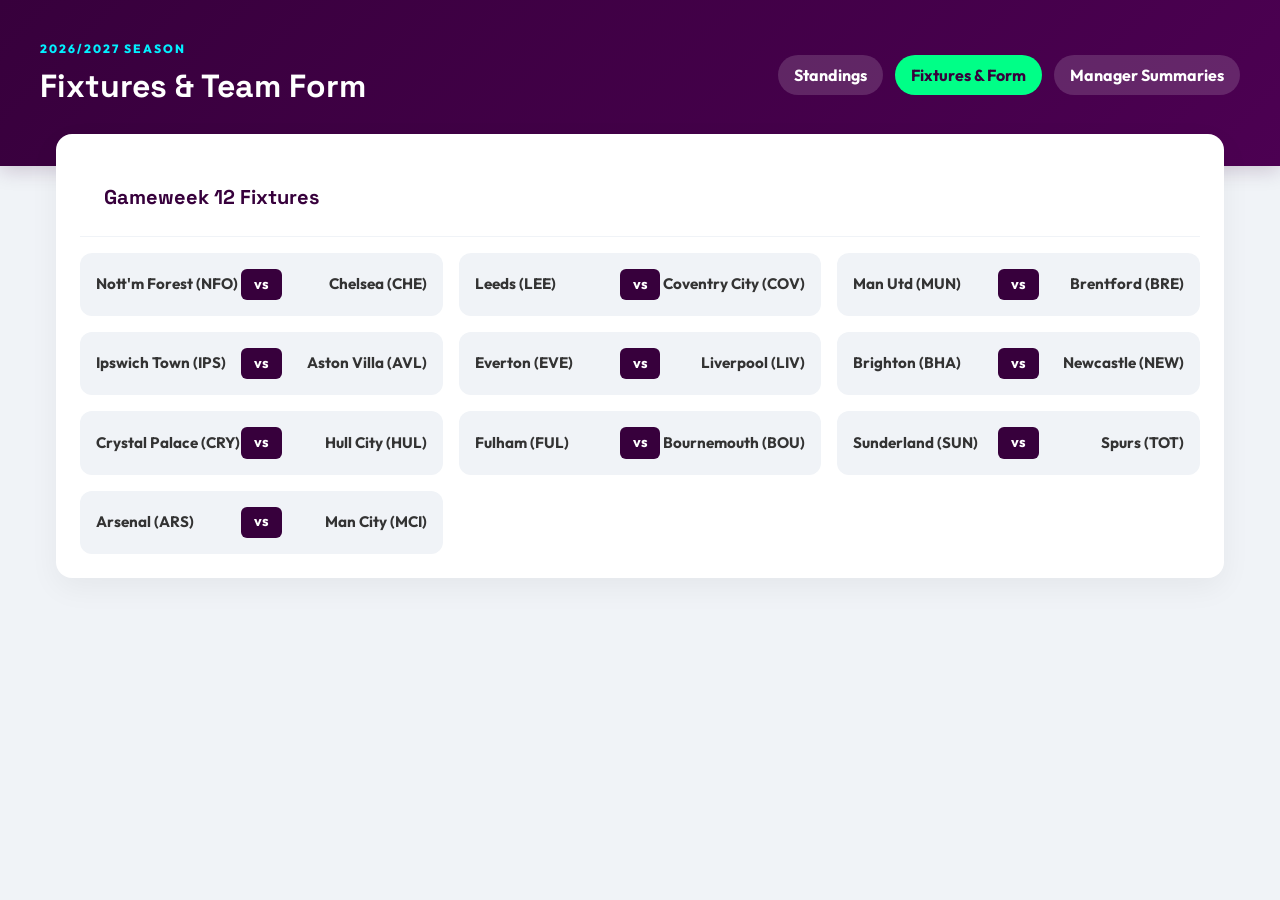
<file: fixtures.html>
<!DOCTYPE html>
<html lang="en">
<head>
    <meta charset="UTF-8">
    <meta name="viewport" content="width=device-width, initial-scale=1.0">
    <title>Fixtures & Form | FPL</title>
    <link href="https://fonts.googleapis.com/css2?family=Outfit:wght@400;600;800&family=Space+Grotesk:wght@700&display=swap" rel="stylesheet">
    <link rel="stylesheet" href="style.css">
</head>
<body>
    <header class="header">
        <div class="header-content">
            <div class="brand">
                <div class="header-titles">
                    <span class="season-tag">2026/2027 SEASON</span>
                    <h1>Fixtures & Team Form</h1>
                </div>
            </div>
            <nav class="nav-links">
                <a href="index.html" class="nav-btn">Standings</a>
                <a href="fixtures.html" class="nav-btn active">Fixtures & Form</a>
                <a href="manager.html" class="nav-btn">Manager Summaries</a>
            </nav>
        </div>
    </header>

    <main class="dashboard">
        <section class="table-section">
            <div class="table-card" style="padding: 1.5rem;">
                <div class="table-header">
                    <h2 id="fixture-gw-title">Gameweek Fixtures</h2>
                </div>
                <div id="fixtures-container" class="fixtures-grid">
                    <!-- Injected via JS -->
                </div>
            </div>
        </section>
    </main>

    <script src="app.js"></script>
</body>
</html>
</file>
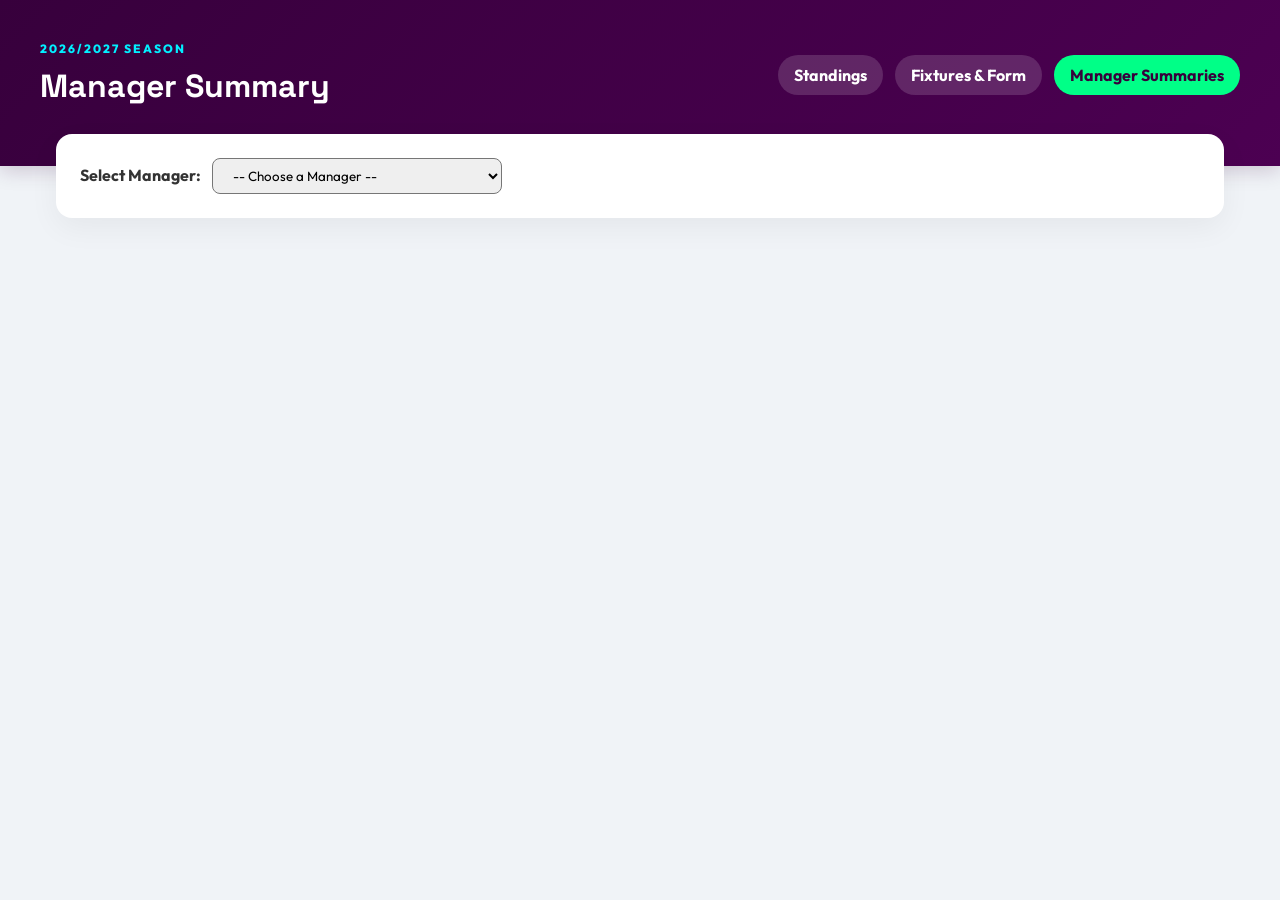
<file: manager.html>
<!DOCTYPE html>
<html lang="en">
<head>
    <meta charset="UTF-8">
    <meta name="viewport" content="width=device-width, initial-scale=1.0">
    <title>Manager Profile | FPL</title>
    <link href="https://fonts.googleapis.com/css2?family=Outfit:wght@400;600;800&family=Space+Grotesk:wght@700&display=swap" rel="stylesheet">
    <link rel="stylesheet" href="style.css">
</head>
<body>
    <header class="header">
        <div class="header-content">
            <div class="brand">
                <div class="header-titles">
                    <span class="season-tag">2026/2027 SEASON</span>
                    <h1 id="manager-title-header">Manager Summary</h1>
                </div>
            </div>
            <nav class="nav-links">
                <a href="index.html" class="nav-btn">Standings</a>
                <a href="fixtures.html" class="nav-btn">Fixtures & Form</a>
                <a href="manager.html" class="nav-btn active">Manager Summaries</a>
            </nav>
        </div>
    </header>

    <main class="dashboard">
        <section class="table-section">
            <div class="table-card" style="padding: 1.5rem;">
                <label for="manager-select" style="font-weight:700; margin-right: 0.5rem;">Select Manager:</label>
                <select id="manager-select" onchange="loadManagerProfile(this.value)" style="padding:0.5rem 1rem; border-radius:8px; font-family:'Outfit';">
                    <option value="">-- Choose a Manager --</option>
                </select>
            </div>
        </section>

        <section id="manager-details-container" class="table-section" style="display:none;">
            <!-- Profile Card -->
            <div class="table-card" style="padding:1.5rem; margin-bottom: 1.5rem;">
                <h2 id="mgr-name" style="color:var(--fpl-purple);"></h2>
                <p id="mgr-team" style="color:var(--text-muted); font-weight:600;"></p>
                <div style="display:flex; gap:2rem; margin-top:1rem;">
                    <div><strong>Rank:</strong> <span id="mgr-rank"></span></div>
                    <div><strong>Total Points:</strong> <span id="mgr-total"></span></div>
                    <div><strong>GW Points:</strong> <span id="mgr-gw"></span></div>
                </div>
            </div>

            <!-- Chips Used -->
            <div class="table-card" style="padding:1.5rem; margin-bottom: 1.5rem;">
                <h3>Chips Used</h3>
                <div id="mgr-chips" style="display:flex; gap:0.5rem; margin-top:0.5rem; flex-wrap:wrap;"></div>
            </div>

            <!-- Past History -->
            <div class="table-card" style="padding:1.5rem;">
                <h3>Past Season History</h3>
                <table style="margin-top:0.5rem;">
                    <thead>
                        <tr>
                            <th>Season</th>
                            <th>Total Points</th>
                            <th>Rank</th>
                        </tr>
                    </thead>
                    <tbody id="mgr-past-history"></tbody>
                </table>
            </div>
        </section>
    </main>

    <script src="app.js"></script>
</body>
</html>
</file>
<file: style.css>
:root {
    --fpl-purple: #37003c;
    --fpl-purple-light: #4c0052;
    --fpl-green: #00ff87;
    --fpl-cyan: #02efff;
    --fpl-red: #ff2882;
    --bg-color: #f0f3f7;
    --card-bg: #ffffff;
    --text-main: #333333;
    --text-muted: #6b7280;
}

* {
    margin: 0;
    padding: 0;
    box-sizing: border-box;
}

body {
    font-family: 'Outfit', sans-serif;
    background-color: var(--bg-color);
    color: var(--text-main);
    line-height: 1.5;
}

/* --- HEADER --- */
.header {
    background: linear-gradient(135deg, var(--fpl-purple) 0%, var(--fpl-purple-light) 100%);
    color: white;
    padding: 2.5rem 1rem 3.5rem 1rem;
    box-shadow: 0 4px 20px rgba(55, 0, 60, 0.2);
}

.header-content {
    max-width: 1200px;
    margin: 0 auto;
    display: flex;
    justify-content: space-between;
    align-items: center;
    flex-wrap: wrap;
    gap: 1rem;
}

.brand {
    display: flex;
    align-items: center;
    gap: 1.25rem;
}

.header-titles {
    display: flex;
    flex-direction: column;
}

.season-tag {
    font-size: 0.75rem;
    font-weight: 800;
    letter-spacing: 2px;
    color: var(--fpl-cyan);
    text-transform: uppercase;
}

h1 {
    font-family: 'Space Grotesk', sans-serif;
    font-size: 2rem;
    margin-top: 0.25rem;
}

.update-status {
    display: flex;
    align-items: center;
    gap: 0.5rem;
    background: rgba(255, 255, 255, 0.1);
    padding: 0.5rem 1rem;
    border-radius: 50px;
    font-size: 0.875rem;
    font-weight: 600;
}

.pulse-dot {
    width: 8px;
    height: 8px;
    background-color: var(--fpl-green);
    border-radius: 50%;
    animation: pulse 2s infinite;
}

@keyframes pulse {
    0% { box-shadow: 0 0 0 0 rgba(0, 255, 135, 0.7); }
    70% { box-shadow: 0 0 0 6px rgba(0, 255, 135, 0); }
    100% { box-shadow: 0 0 0 0 rgba(0, 255, 135, 0); }
}

/* --- DASHBOARD LAYOUT --- */
.dashboard {
    max-width: 1200px;
    margin: -2rem auto 3rem;
    padding: 0 1rem;
    display: flex;
    flex-direction: column;
    gap: 1.5rem;
}

/* --- TOP PLAYERS WIDGET --- */
.top-players-widget {
    display: grid;
    grid-template-columns: repeat(auto-fit, minmax(220px, 1fr));
    gap: 1rem;
}

.player-card {
    background: linear-gradient(135deg, var(--fpl-purple-light), var(--fpl-purple));
    color: white;
    padding: 1.2rem;
    border-radius: 12px;
    display: flex;
    justify-content: space-between;
    align-items: center;
    box-shadow: 0 4px 15px rgba(0,0,0,0.08);
}

.player-info { display: flex; flex-direction: column; }
.player-pos { font-size: 0.75rem; color: var(--fpl-cyan); font-weight: 800; letter-spacing: 1px; }
.player-name { font-weight: 700; font-size: 1.1rem; }
.player-team { font-size: 0.8rem; color: #cbd5e1; }
.player-pts { font-family: 'Space Grotesk', sans-serif; font-size: 1.8rem; font-weight: 700; color: var(--fpl-green); }

/* --- PODIUM CARDS --- */
.podium-section {
    display: grid;
    grid-template-columns: repeat(auto-fit, minmax(260px, 1fr));
    gap: 1.5rem;
}

.manager-card {
    background: var(--card-bg);
    border-radius: 16px;
    padding: 1.5rem;
    box-shadow: 0 10px 30px rgba(0,0,0,0.05);
    position: relative;
    overflow: hidden;
    transition: transform 0.2s;
}

.manager-card:hover {
    transform: translateY(-4px);
}

.manager-card::before {
    content: '';
    position: absolute;
    top: 0;
    left: 0;
    width: 100%;
    height: 6px;
    background: #cbd5e1;
}

.rank-1::before { background: linear-gradient(90deg, #ffd700, #ffb300); }
.rank-2::before { background: linear-gradient(90deg, #c0c0c0, #9e9e9e); }
.rank-3::before { background: linear-gradient(90deg, #cd7f32, #a0522d); }

.card-rank {
    font-family: 'Space Grotesk', sans-serif;
    font-size: 3rem;
    font-weight: 700;
    color: var(--bg-color);
    position: absolute;
    top: 10px;
    right: 20px;
    z-index: 0;
}

.card-content {
    position: relative;
    z-index: 1;
}

.card-team-name {
    font-size: 1.2rem;
    font-weight: 800;
    color: var(--fpl-purple);
    margin-bottom: 0.25rem;
}

.card-manager {
    color: var(--text-muted);
    font-size: 0.9rem;
    margin-bottom: 1.25rem;
}

.card-stats {
    display: flex;
    justify-content: space-between;
    border-top: 1px solid var(--bg-color);
    padding-top: 0.85rem;
}

.stat-group {
    display: flex;
    flex-direction: column;
}

.stat-label {
    font-size: 0.75rem;
    color: var(--text-muted);
    text-transform: uppercase;
    font-weight: 600;
}

.stat-value {
    font-size: 1.25rem;
    font-weight: 800;
}

/* --- DATA TABLE CARD --- */
.table-card {
    background: var(--card-bg);
    border-radius: 16px;
    box-shadow: 0 10px 30px rgba(0,0,0,0.05);
    overflow: hidden;
}

.table-header {
    background: white;
    padding: 1.5rem;
    border-bottom: 1px solid var(--bg-color);
}

.table-header h2 {
    font-family: 'Space Grotesk', sans-serif;
    font-size: 1.25rem;
    color: var(--fpl-purple);
}

.table-responsive {
    width: 100%;
    overflow-x: auto;
}

table {
    width: 100%;
    border-collapse: collapse;
    text-align: left;
}

th {
    background: var(--bg-color);
    padding: 1rem 1.25rem;
    font-size: 0.75rem;
    text-transform: uppercase;
    letter-spacing: 1px;
    color: var(--text-muted);
    font-weight: 700;
    white-space: nowrap;
}

td {
    padding: 1rem 1.25rem;
    border-bottom: 1px solid #f1f5f9;
    vertical-align: middle;
    white-space: nowrap;
}

tr:hover td {
    background: #f8fafc;
}

.center-col { text-align: center; }

.rank-movement {
    display: flex;
    align-items: center;
    gap: 0.5rem;
    font-weight: 800;
    font-size: 1.1rem;
}

.arrow-up { color: var(--fpl-green); font-size: 1.1rem; }
.arrow-down { color: var(--fpl-red); font-size: 1.1rem; }
.arrow-flat { color: #cbd5e1; font-size: 1.1rem; }

.team-info {
    display: flex;
    flex-direction: column;
}

.team-name {
    font-weight: 700;
    color: var(--fpl-purple);
    font-size: 1.05rem;
    display: flex;
    align-items: center;
    gap: 0.4rem;
}

.manager-name {
    font-size: 0.85rem;
    color: var(--text-muted);
}

.pts-gw {
    font-weight: 600;
    color: var(--text-muted);
}

.pts-total {
    font-weight: 800;
    font-size: 1.1rem;
    color: var(--fpl-purple);
    background: var(--bg-color);
    padding: 0.25rem 0.65rem;
    border-radius: 8px;
    display: inline-block;
}

.diff-badge {
    background: #f1f5f9;
    color: var(--text-muted);
    padding: 0.25rem 0.6rem;
    border-radius: 6px;
    font-size: 0.85rem;
    font-weight: 600;
}

.diff-1st {
    color: var(--fpl-red);
    background: rgba(255, 40, 130, 0.08);
}

.motw-badge {
    background: #fffbeb;
    border: 1px solid #fde68a;
    color: #d97706;
    font-size: 0.7rem;
    padding: 0.1rem 0.4rem;
    border-radius: 4px;
    font-weight: 800;
}

@media (max-width: 768px) {
    .dashboard { margin-top: -1rem; }
    th, td { padding: 0.75rem 0.85rem; }
    h1 { font-size: 1.5rem; }
}
/* Navigation Buttons */
.nav-links {
    display: flex;
    gap: 0.75rem;
}

.nav-btn {
    color: white;
    text-decoration: none;
    font-weight: 700;
    padding: 0.5rem 1rem;
    border-radius: 20px;
    background: rgba(255, 255, 255, 0.15);
    transition: background 0.2s;
}

.nav-btn:hover, .nav-btn.active {
    background: var(--fpl-green);
    color: var(--fpl-purple);
}

/* Fixture Grid Styles */
.fixtures-grid {
    display: grid;
    grid-template-columns: repeat(auto-fit, minmax(280px, 1fr));
    gap: 1rem;
    margin-top: 1rem;
}

.fixture-card {
    background: var(--bg-color);
    padding: 1rem;
    border-radius: 12px;
    display: flex;
    justify-content: space-between;
    align-items: center;
    font-weight: 700;
}

.fixture-team {
    flex: 1;
    font-size: 0.95rem;
}

.fixture-team.home { text-align: left; }
.fixture-team.away { text-align: right; }

.fixture-score {
    background: var(--fpl-purple);
    color: white;
    padding: 0.3rem 0.8rem;
    border-radius: 6px;
    font-size: 0.9rem;
}
</file>
